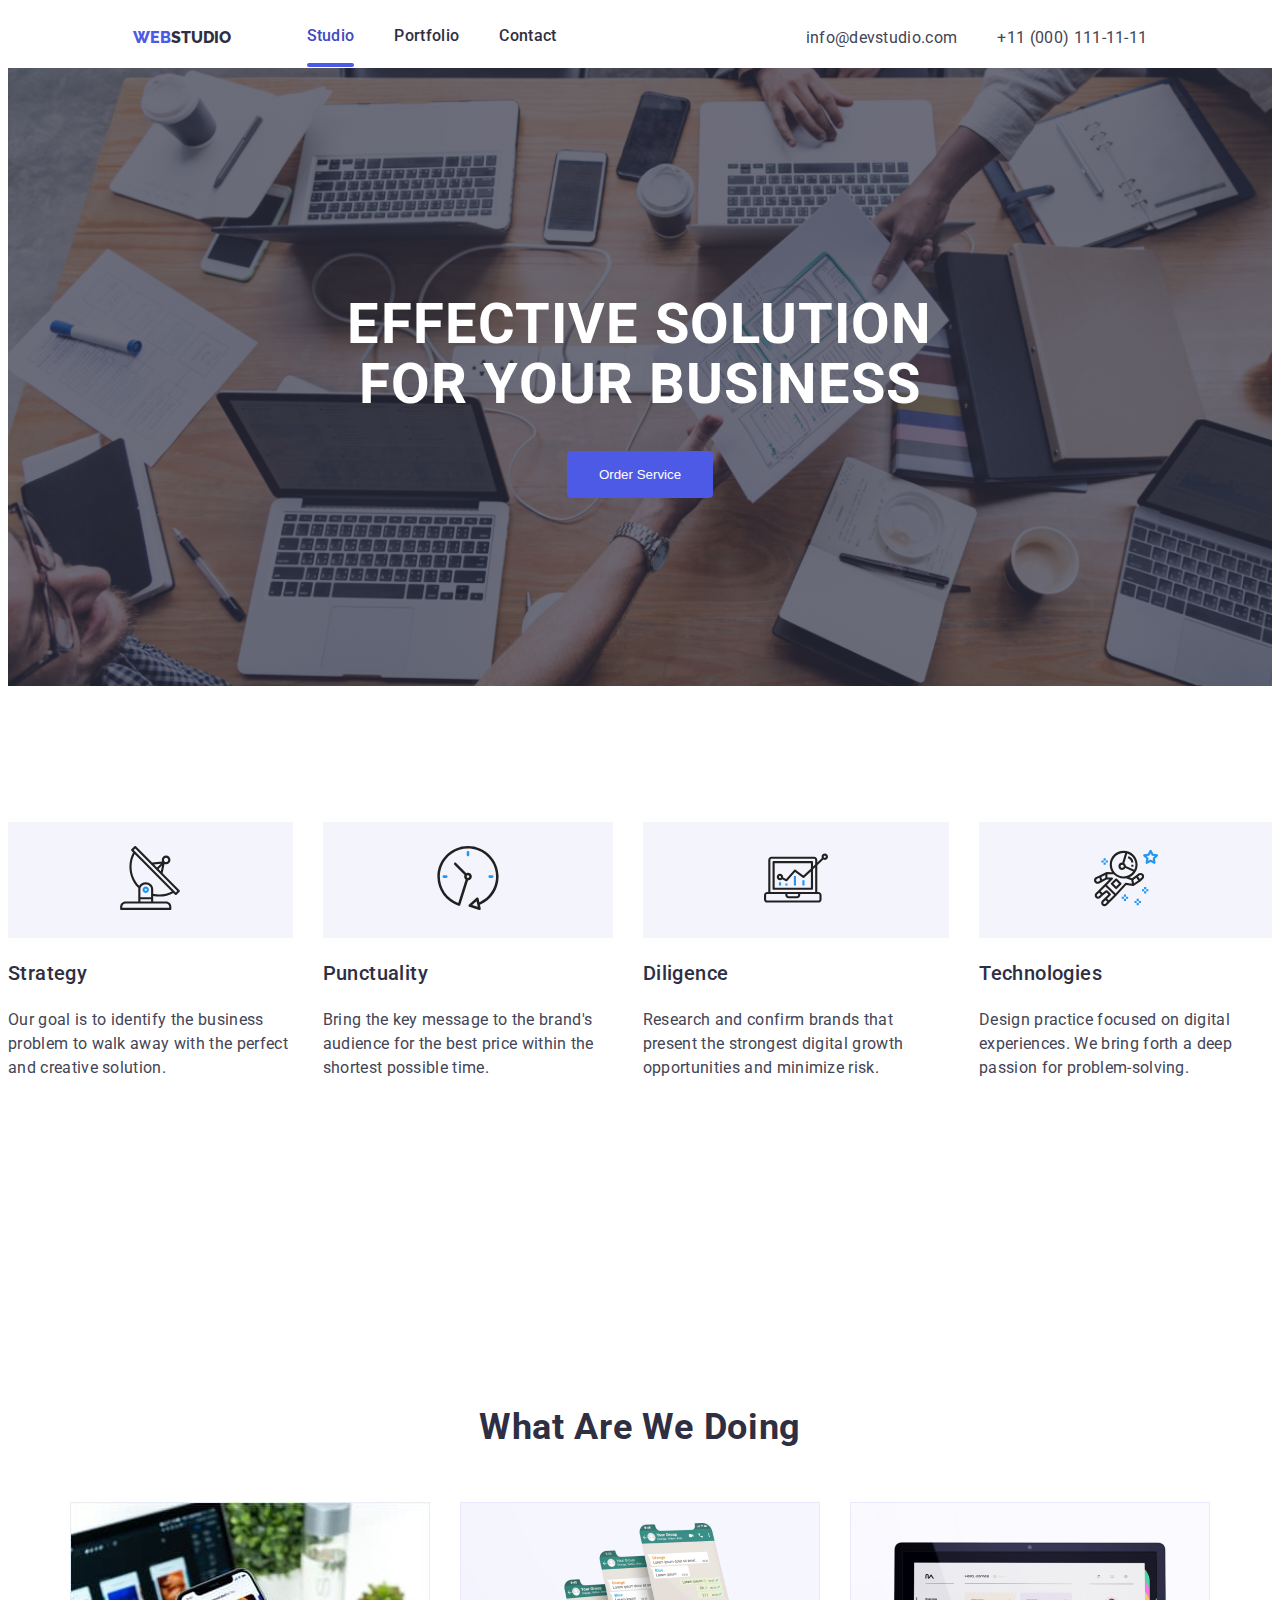
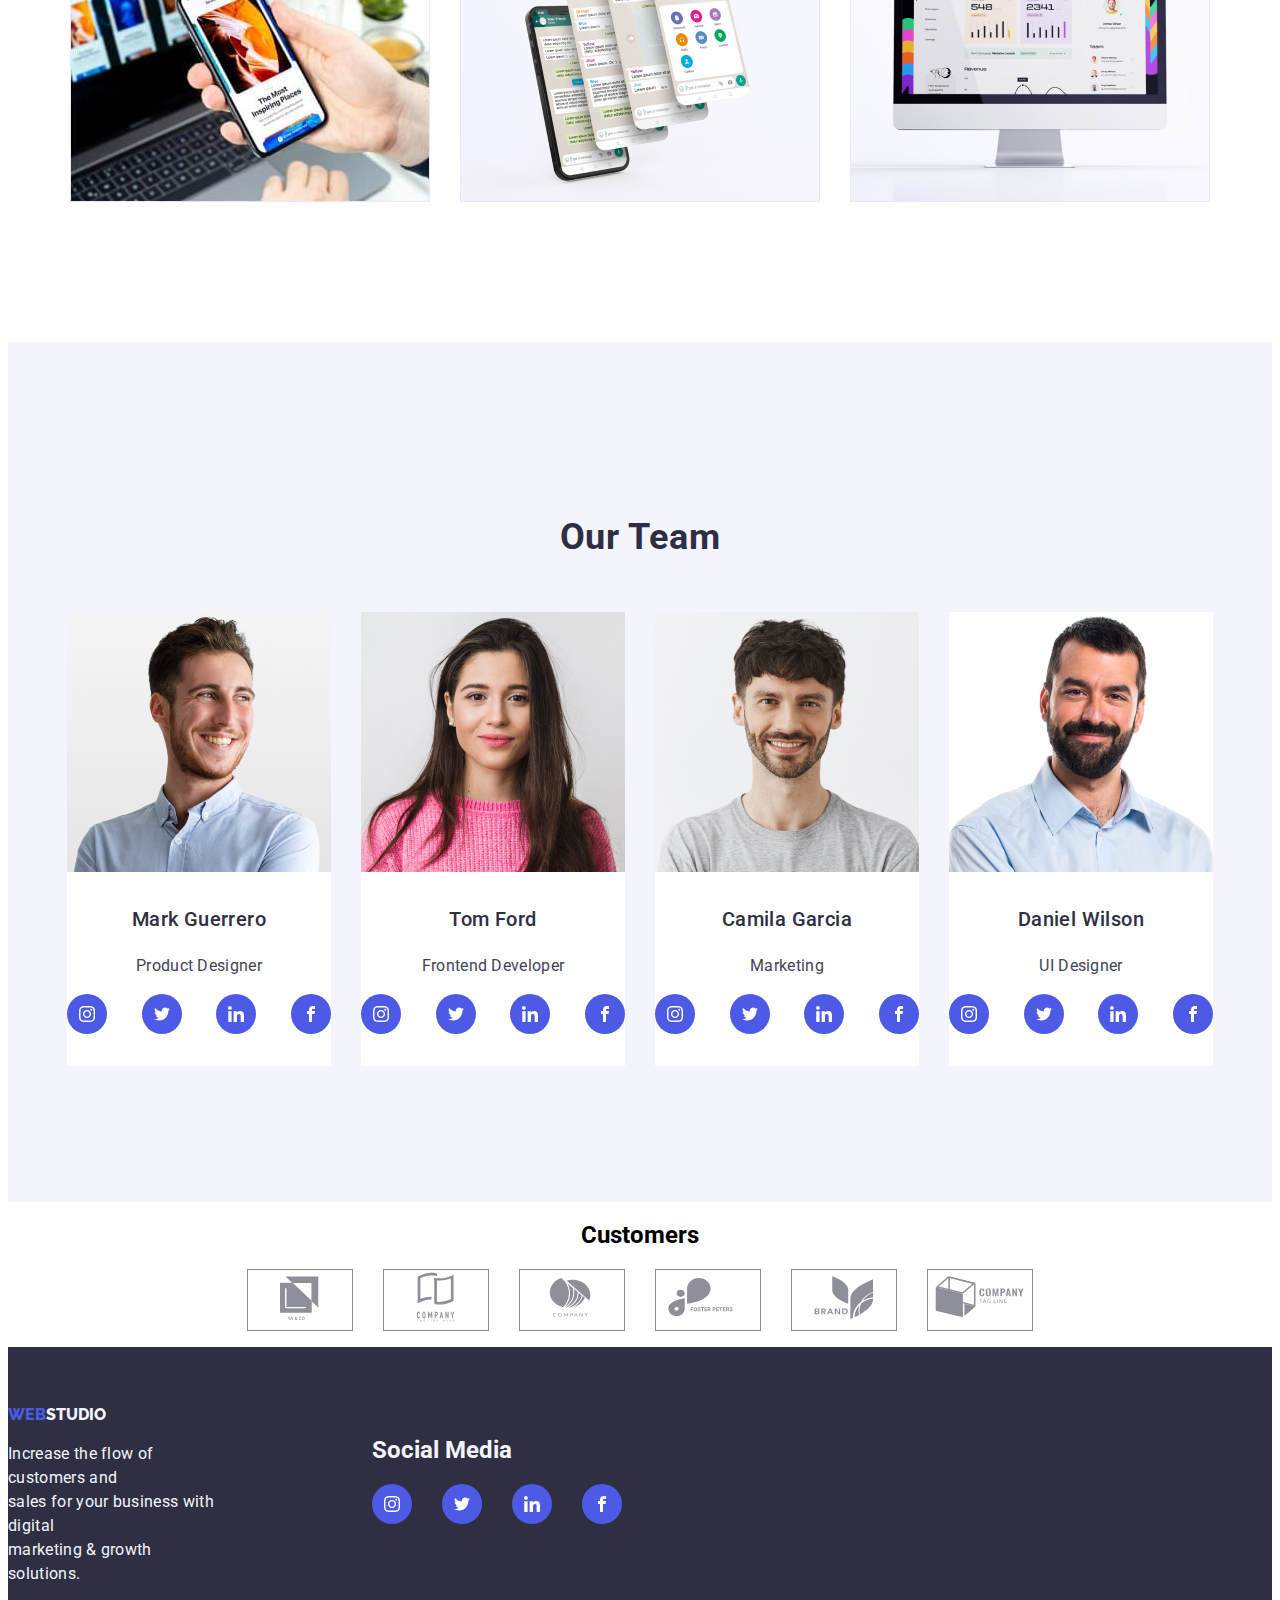
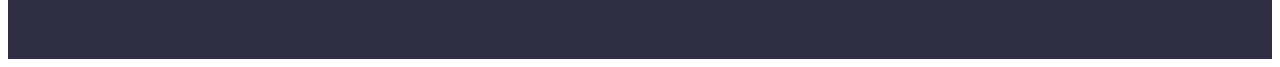
<file: index.html>
<!DOCTYPE html>
<html lang="en">
    <head>
        <meta charset="UTF-8" />
        <meta name="viewport" content="width=device-width, initial-scale=1.0" />
        <title>Homework 5</title>
        <link rel="stylesheet" href="https://fonts.googleapis.com/css2?family=Raleway:wght@800&family=Roboto:wght@400;500;700;900&display=swap" />
        <link rel="stylesheet" href="css/styles.css">
    </head>
    <body>
        <header class="d-flex header">
            <div class="d-flex">
                <a href="" class="logo link"> <span class="logo-web">Web</span><span class="logo-studio-nav">studio</span> </a>
                <nav>
                    <ul class="list">
                        <li>
                            <a href="index.html" class="link nav-link active">Studio</a>
                        </li>
                        <li>
                            <a href="portfolio.html" class="link nav-link">Portfolio</a>
                        </li>
                        <li>
                            <a href="" class="link nav-link">Contact</a>
                        </li>
                    </ul>
                </nav>
            </div>
            <ul class="list">
                <li>
                    <a href="" class="link contacts">info@devstudio.com </a>
                </li>
                <li>
                    <a href="" class="link contacts">+11 (000) 111-11-11 </a>
                </li>
            </ul>
        </header>

        <main>
            <section class="hero">
                <h1 class="hero-text">
                    Effective Solution<br />
                    for Your Business
                </h1>
                <button type="button" class="hero-btn" data-modal-open>Order Service</button>
                <div class="backdrop is-hidden" data-modal>
                    <div class="modal">
                        <button class="modal-close-btn" data-modal-close>
                            <svg width="18" height="18">
                                <use href="./images/icons.svg#close"></use>
                            </svg>
                        </button>
                    </div>
                </div>
            </section>

            <section class="about section">
               
                    <ul class="list">
                        <li>
                            <div class="about-icon">
                                <svg width="64" height="64">
                                    <use href="./images/icons.svg#antenna-1"></use>
                                </svg>
                            </div>
                            <h3>Strategy</h3>
                            <p class="p-dark">Our goal is to identify the business problem to walk away with the perfect and creative solution.</p>
                        </li>
                        <li>
                            <div class="about-icon">
                                <svg width="64" height="64">
                                    <use href="./images/icons.svg#clock-1"></use>
                                </svg>
                            </div>
                            <h3>Punctuality</h3>
                            <p class="p-dark">Bring the key message to the brand's audience for the best price within the shortest possible time.</p>
                        </li>
                        <li>
                            <div class="about-icon">
                                <svg width="64" height="64">
                                    <use href="./images/icons.svg#diagram-1"></use>
                                </svg>
                            </div>
                            <h3>Diligence</h3>
                            <p class="p-dark">Research and confirm brands that present the strongest digital growth opportunities and minimize risk.</p>
                        </li>
                        <li>
                            <div class="about-icon">
                                <svg width="64" height="64">
                                    <use href="./images/icons.svg#astronaut-1"></use>
                                </svg>
                            </div>
                            <h3>Technologies</h3>
                            <p class="p-dark">Design practice focused on digital experiences. We bring forth a deep passion for problem-solving.</p>
                        </li>
                    </ul>
               
            </section>
            <section class="section what-we-do">
                <h2 class="section-title">what are we doing</h2>
                <ul class="list">
                    <li>
                        <img src="images/Rectangle 71.jpg" alt="Computer" />
                    </li>
                    <li>
                        <img src="images/Rectangle 71 (1).jpg" alt="WhatsApp" />
                    </li>
                    <li>
                        <img src="images/Rectangle 71 (2).jpg" alt="Phone " />
                    </li>
                </ul>
            </section>

            <section class="team section">
                <h2 class="section-title">Our Team</h2>
                <ul class="list">
                    <li>
                        <img src="images/img (1).jpg" alt="Guerrero" />
                        <div class="team-caption">
                            <h3 class="team-name">Mark Guerrero</h3>
                            <p class="p-dark">Product Designer</p>
                            <div class="team-social">
                              <a class="team-social-icon">
                                <svg width="16" height="16">
                                   <use href="./images/icons.svg#instagram-2"></use>
                                </svg>
                              </a>
                              <a class="team-social-icon">
                                <svg width="16" height="16">
                                   <use href="./images/icons.svg#twitter-1"></use>
                                </svg>
                              </a>
                              <a class="team-social-icon">
                                <svg width="16" height="16">
                                   <use href="./images/icons.svg#linkedin-1"></use>
                                </svg>
                              </a>
                              <a class="team-social-icon">
                                <svg width="16" height="16">
                                   <use href="./images/icons.svg#facebook"></use>
                                </svg>
                              </a>
                            </div>
                        </div> 
                    </li>
                    <li>
                        <img src="images/img (2).jpg" alt="Tom Ford" />
                        <div class="team-caption">
                            <h3 class="team-name">Tom Ford</h3>
                            <p class="p-dark">Frontend Developer</p>
                            <div class="team-social">
                                <a class="team-social-icon">
                                  <svg width="16" height="16">
                                     <use href="./images/icons.svg#instagram-2"></use>
                                  </svg>
                                </a>
                                <a class="team-social-icon">
                                  <svg width="16" height="16">
                                     <use href="./images/icons.svg#twitter-1"></use>
                                  </svg>
                                </a>
                                <a class="team-social-icon">
                                  <svg width="16" height="16">
                                     <use href="./images/icons.svg#linkedin-1"></use>
                                  </svg>
                                </a>
                                <a class="team-social-icon">
                                  <svg width="16" height="16">
                                     <use href="./images/icons.svg#facebook"></use>
                                  </svg>
                                </a>
                              </div>
                        </div>
                        
                    </li>
                    <li>
                        <img src="images/img (3).jpg" alt="Camila Garcia" />
                        <div class="team-caption">
                            <h3 class="team-name">Camila Garcia</h3>
                            <p class="p-dark">Marketing</p>
                            <div class="team-social">
                                <a class="team-social-icon">
                                  <svg width="16" height="16">
                                     <use href="./images/icons.svg#instagram-2"></use>
                                  </svg>
                                </a>
                                <a class="team-social-icon">
                                  <svg width="16" height="16">
                                     <use href="./images/icons.svg#twitter-1"></use>
                                  </svg>
                                </a>
                                <a class="team-social-icon">
                                  <svg width="16" height="16">
                                     <use href="./images/icons.svg#linkedin-1"></use>
                                  </svg>
                                </a>
                                <a class="team-social-icon">
                                  <svg width="16" height="16">
                                     <use href="./images/icons.svg#facebook"></use>
                                  </svg>
                                </a>
                              </div>
                        </div>
                       
                    </li>
                    <li>
                        <img src="images/img.jpg" alt="Daniel Wilson" />
                        <div class="team-caption">
                            <h3 class="team-name">Daniel Wilson</h3>
                            <p class="p-dark">UI Designer</p>
                            <div class="team-social">
                                <a class="team-social-icon">
                                  <svg width="16" height="16">
                                     <use href="./images/icons.svg#instagram-2"></use>
                                  </svg>
                                </a>
                                <a class="team-social-icon">
                                  <svg width="16" height="16">
                                     <use href="./images/icons.svg#twitter-1"></use>
                                  </svg>
                                </a>
                                <a class="team-social-icon">
                                  <svg width="16" height="16">
                                     <use href="./images/icons.svg#linkedin-1"></use>
                                  </svg>
                                </a>
                                <a class="team-social-icon">
                                  <svg width="16" height="16">
                                     <use href="./images/icons.svg#facebook"></use>
                                  </svg>
                                </a>
                              </div>
                        </div>
                       
                    </li>
                </ul>
            </section>

             <section class="customers">
                <h2 class="section-tittle">Customers</h2>
                <ul class="list">
                    <li class="customer-icon">
                        <a href="#"></a>
                        <svg width="104" height="56">
                            <use href="./images/icons.svg#Logo-6"></use>
                        </svg>
                    </li>
                    <li class="customer-icon">
                        <a href="#"></a>
                        <svg width="104" height="56">
                            <use href="./images/icons.svg#Logo-4"></use>
                        </svg>
                    </li>
                    <li class="customer-icon">
                        <a href="#"></a>
                        <svg  width="104" height="56">
                            <use href="./images/icons.svg#Logo-5"></use>
                        </svg>
                    </li>
                    <li class="customer-icon">
                        <a href="#"></a>
                        <svg  width="104" height="56">
                            <use href="./images/icons.svg#Logo-2"></use>
                        </svg>
                    </li>
                    <li class="customer-icon">
                        <a href="#"></a>
                        <svg  width="104" height="56">
                            <use href="./images/icons.svg#Logo"></use>
                        </svg>
                    </li>
                    <li class="customer-icon">
                        <a href="#"></a>
                        <svg width="104" height="56" >
                            <use href="./images/icons.svg#Logo-1"></use>
                        </svg>
                    </li>
                </ul>

             </section>

        </main>

        <footer class="bg-dark">
        <div class="footer-section">
            <div class="footer-studio">
                <a href="#" class="logo link"> <span class="logo-web">Web</span><span class="logo-studio-footer">studio</span> </a>
                <p class="footer-text">
                    Increase the flow of customers and <br />
                    sales for your business with digital<br />
                    marketing & growth solutions.
                </p>
            </div>
            

                <div class="footer-icon">
                    <h2>Social Media</h2>
                    <ul class="list">
                        <a class="social-media">
                        <svg width="16" height="16">
                            <use href="./images/icons.svg#instagram-2"></use>
                        </svg>
                        </a>
                        <a class="social-media">
                        <svg width="16" height="16">
                            <use href="./images/icons.svg#twitter-1"></use>
                        </svg>
                        </a>
                        <a class="social-media">
                        <svg width="16" height="16">
                            <use href="./images/icons.svg#linkedin-1"></use>
                        </svg>
                        </a>
                        <a class="social-media">
                        <svg width="16" height="16">
                            <use href="./images/icons.svg#facebook"></use>
                        </svg>
                        </a>
                    </ul>   
                </div>
                    
        </div>    
        </footer>
        <script src="./js/modal.js" type="text/javascript"></script>
    </body>
</html>
</file>
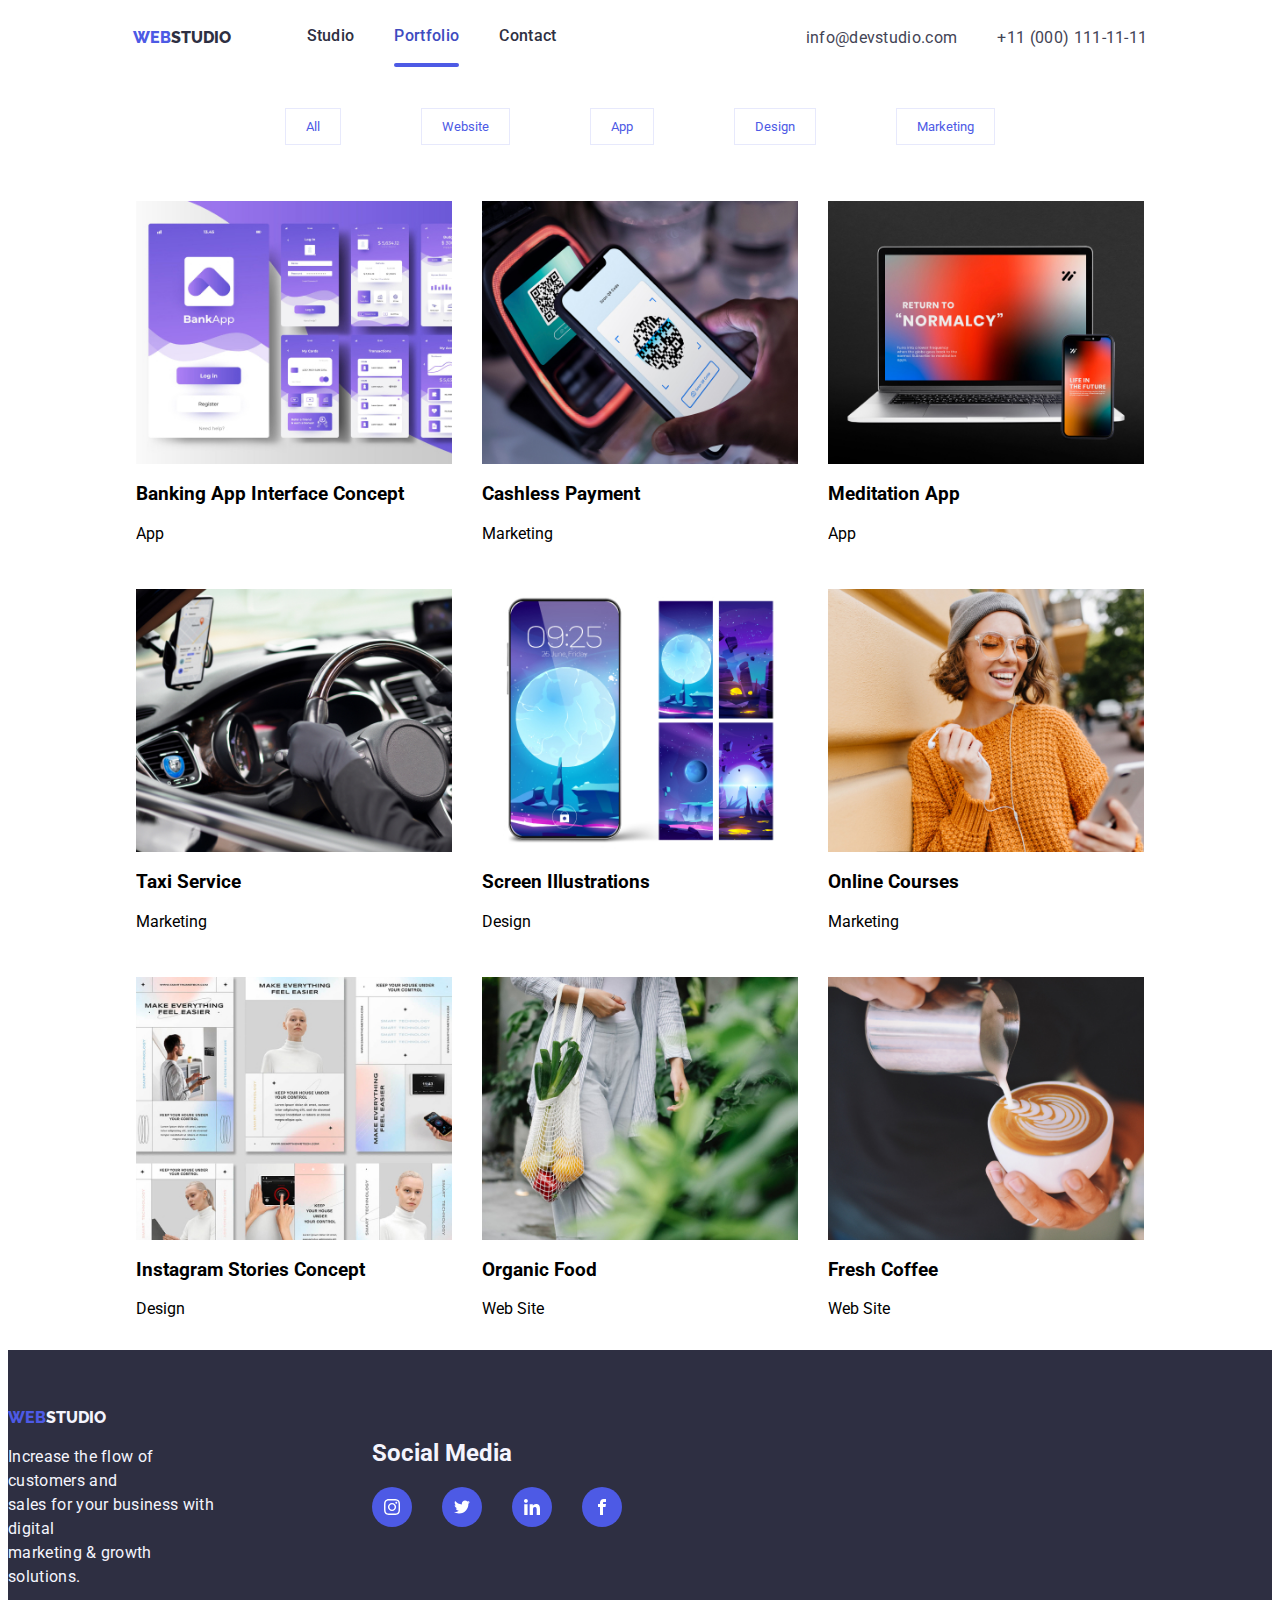
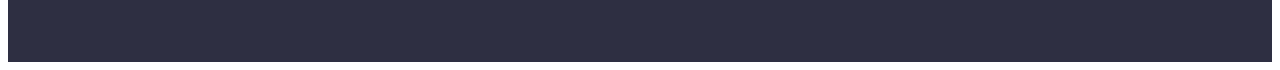
<file: portfolio.html>
<!DOCTYPE html>
<html lang="en">
    <head>
        <meta charset="UTF-8" />
        <meta name="viewport" content="width=device-width, initial-scale=1.0" />
        <title>Homework 3</title>
        <link rel="stylesheet" href="https://fonts.googleapis.com/css2?family=Raleway:wght@800&family=Roboto:wght@400;500;700;900&display=swap" />
        <link rel="stylesheet" href="css/styles.css">
    </head>
    <body>
        <header class="d-flex header">
            <div class="d-flex">
                <a href="" class="logo link"> <span class="logo-web">Web</span><span class="logo-studio-nav">studio</span> </a>
                <nav>
                    <ul class="list">
                        <li>
                            <a href="index.html" class="link nav-link">Studio</a>
                        </li>
                        <li>
                            <a href="portfolio.html" class="link nav-link active">Portfolio</a>
                        </li>
                        <li>
                            <a href="" class="link nav-link">Contact</a>
                        </li>
                    </ul>
                </nav>
            </div>
            <ul class="list">
                <li>
                    <a href="" class="link contacts">info@devstudio.com </a>
                </li>
                <li>
                    <a href="" class="link contacts">+11 (000) 111-11-11 </a>
                </li>
            </ul>
        </header>

          <main>
            <section class="projects">
               <div class="projects-button">
                <button>All</button>
                <button>Website</button>
                <button>App</button>
                <button>Design</button>
                <button>Marketing</button>
               </div>

               
                   <ul class="list">
                        <li class="project">
                            <div class="project-image">
                                <img src="./images/img (4).jpg" alt="">
                                <div class="project-image-caption">
                                    <p>Lorem ipsum dolor sit amet, consectetur adipisicing elit. Eos distinctio nisi fugiat. 
                                        Facilis delectus totam aspernatur enim rerum blanditiis incidunt voluptatibus magni sequi eligendi,
                                         suscipit voluptates debitis reiciendis neque aliquam?
                                    </p>
                                </div>
                            </div>
                            <div class="project-caption">
                                <h3>Banking App Interface Concept</h3>
                                <p>App</p>
                            </div>
                        </li>
                        <li class="project">
                            <div class="project-image">
                                <img src="./images/img (5).jpg" alt="">
                                <div class="project-image-caption">
                                    <p>Lorem, ipsum dolor sit amet consectetur adipisicing elit. Facere veritatis earum molestias, 
                                        perspiciatis minus sapiente nesciunt accusamus. 
                                        Ducimus expedita ipsa quia minus. Et, suscipit a dolorem neque cum velit consectetur.
                                    </p>
                                </div>
                            </div>
                            <div class="project-caption">
                                <h3>Cashless Payment</h3>
                                <p>Marketing</p>
                            </div>
                        </li>
                        <li class="project">
                            <div class="project-image">
                                <img src="./images/img (6).jpg" alt="">
                                <div class="project-image-caption">
                                    <p>Lorem ipsum dolor sit amet consectetur adipisicing elit. Aperiam molestias esse, 
                                        illum nesciunt velit culpa nihil? Neque consectetur esse similique porro placeat dolorem,
                                         quasi deserunt id, quos aliquam facere. Voluptatum?
                                    </p>
                                </div>
                            </div>                       
                            <div class="project-caption">
                                <h3>Meditation App</h3>
                                <p>App</p>
                            </div>
                        </li>
                        <li class="project">
                            <div class="project-image">
                                <img src="./images/img (7).jpg" alt="">
                                <div class="project-image-caption">
                                    <p>Lorem ipsum dolor sit, amet consectetur adipisicing elit. 
                                        Nemo labore a et numquam nobis neque non ipsa! Reprehenderit maxime doloribus nostrum. 
                                        Repellendus nulla obcaecati officia ullam et perferendis cum blanditiis.
                                 </p>
                                </div>
                            </div>
                            <div class="project-caption">
                                <h3>Taxi Service</h3>
                                <p>Marketing</p>
                            </div>
                        </li>
                        <li class="project">
                            <div class="project-image">
                                <img src="./images/img (10).jpg" alt="">
                                <div class="project-image-caption">
                                    <p>Lorem ipsum dolor sit amet consectetur adipisicing elit. Alias praesentium aliquam reprehenderit? Atque, modi. 
                                        Ducimus, ea. Harum nobis veniam ullam quisquam beatae sint. 
                                        Non atque similique saepe reiciendis reprehenderit amet?
                                    </p>
                                </div>
                            </div>                           
                            <div class="project-caption">
                                <h3>Screen Illustrations</h3>
                                <p>Design</p>
                            </div>
                        </li>
                        <li class="project">
                            <div class="project-image">
                                <img src="./images/img (11).jpg" alt="">
                                <div class="project-image-caption">
                                    <p>Lorem ipsum dolor sit amet consectetur, adipisicing elit.
                                         Quos labore, excepturi accusamus itaque commodi, beatae, similique soluta optio molestiae numquam deserunt.
                                         Quia obcaecati itaque delectus eligendi dolor odio, error exercitationem!
                                    </p>
                                </div>
                            </div>                         
                            <div class="project-caption">
                                <h3>Online Courses</h3>
                                <p>Marketing</p>
                            </div>
                        </li>
                        <li class="project">
                            <div class="project-image">
                                <img src="./images/img (12).jpg" alt="">
                                <div class="project-image-caption">
                                    <p>Lorem ipsum dolor sit amet consectetur adipisicing elit. Ea esse sapiente a aliquid repellendus eius est quas soluta, 
                                        non atque incidunt deserunt dignissimos, iusto asperiores nesciunt velit.
                                         Animi, adipisci a.
                                    </p>
                                </div>
                            </div>                          
                            <div class="project-caption">
                                <h3>Instagram Stories Concept</h3>
                                <p>Design</p>
                            </div>
                        </li>
                        <li class="project">
                            <div class="project-image">
                                <img src="./images/img (13).jpg" alt="">
                                <div class="project-image-caption">
                                    <p>Lorem ipsum dolor sit amet consectetur adipisicing elit. Inventore dolore et excepturi consequuntur, 
                                        libero enim ullam dicta in maiores corrupti perferendis error officia nam laborum vitae aliquam.
                                         Error, assumenda amet.
                                    </p>
                                </div>
                            </div>                           
                            <div class="project-caption">
                                <h3>Organic Food</h3>
                                <p>Web Site</p>
                            </div>
                        </li>
                        <li class="project">
                            <div class="project-image">
                                <img src="./images/img (14).jpg" alt="">
                                <div class="project-image-caption">
                                    <p>Lorem ipsum dolor sit amet consectetur adipisicing elit. Praesentium corrupti reprehenderit harum cupiditate quos nemo, 
                                        odio repellat nobis accusantium mollitia eius 
                                        quas doloribus magni ex, minus error fugiat in iusto.
                                   </p>
                                </div>
                            </div>
                            
                            <div class="project-caption">
                                <h3>Fresh Coffee</h3>
                                <p>Web Site</p>
                            </div>
                        </li>
                   </ul>
            </section>
          </main>

          <footer class="bg-dark">
            <div class="footer-section">
                <div class="footer-studio">
                    <a href="#" class="logo link"> <span class="logo-web">Web</span><span class="logo-studio-footer">studio</span> </a>
                    <p class="footer-text">
                        Increase the flow of customers and <br />
                        sales for your business with digital<br />
                        marketing & growth solutions.
                    </p>
                </div>
                
    
                    <div class="footer-icon">
                        <h2>Social Media</h2>
                        <ul class="list">
                            <a class="social-media">
                            <svg width="16" height="16">
                                <use href="./images/icons.svg#instagram-2"></use>
                            </svg>
                            </a>
                            <a class="social-media">
                            <svg width="16" height="16">
                                <use href="./images/icons.svg#twitter-1"></use>
                            </svg>
                            </a>
                            <a class="social-media">
                            <svg width="16" height="16">
                                <use href="./images/icons.svg#linkedin-1"></use>
                            </svg>
                            </a>
                            <a class="social-media">
                            <svg width="16" height="16">
                                <use href="./images/icons.svg#facebook"></use>
                            </svg>
                            </a>
                        </ul>   
                    </div>
                        
            </div>    
            </footer>
  </body>
</html>
</file>
<file: css/styles.css>
:root {
  --iris: #4d5ae5;
  --navyblue: #2e2f42;
  --ocean: #404bbf;
  --white: #fff;
  --slate: #434455;
  --cornflower: #e7e9fc;
  --cloud: #f4f4fd;
}

body {
  font-family: "Roboto", sans-serif;
}

/*GENERAL STYLING*/
.list {
  list-style: none;
  padding-left: 0;
  display: flex;
  justify-content: center;
  gap: 30px;
}

.bg-dark {
  background-color: var(--navyblue);
}

.logo {
  text-transform: uppercase;
  font-family: "Raleway";
  font-weight: 800;
  line-height: 1.3;
}

.logo:hover .logo-web {
  color: var(--NAVY-BLUE);
}

.logo .logo-web:hover {
  color: var(--iris);
}

.logo-web {
  color: var(--iris);
}

.link {
  text-decoration: none;
}

.section-title {
  color: var(--NAVY-BLUE, #2e2f42);
  text-align: center;
  font-size: 36px;
  font-weight: 700;
  line-height: 2.5; /* 111.111% */
  letter-spacing: 0.72px;
  text-transform: capitalize;
}

.p-dark {
  color: var(--SLATE, #434455);
  line-height: 1.5; /* 150% */
  letter-spacing: 0.32px;
}

.about h3,
.team h3 {
  color: var(--NAVY-BLUE, #2e2f42);
  font-size: 20px;
  font-weight: 500;
  line-height: 1.5; /* 120% */
  letter-spacing: 0.4px;
}

.container {
  width: 1440px;
}

.d-flex {
  display: flex;
}

.section {
  padding-top: 120px;
  padding-bottom: 120px;
}

.what-we-do ul,
.about ul,
.team ul {
  justify-content: center;
}
/*END OF GENERAL STYLING*/

/* ABOUT STYLING */
.about-icon {
  padding: 24px 0;
  text-align: center;
  background-color: var(--cloud);
}


/*HEADER STYLING*/
.header {
  justify-content: space-around;
  align-items: center;
}

.header .d-flex {
  align-items: center;
}

.header .list {
  gap: 40px;
}

.logo {
  margin-right: 76px;
}

.logo-studio-nav {
  color: var(--navyblue);
}

.nav-link {
  font-weight: 500;
  line-height: 1.5; /* 150% */
  letter-spacing: 0.32px;
  color: var(--navyblue);
}

.nav-link:hover,
.nav-link:focus {
  color: var(--ocean);
}

.active {
  color: var(--ocean);
}

.active::after {
content:" " ;
display: block;
height: 4px;
width: 100%;
border-radius: 2px;
background-color: var(--iris);
position: relative;
top: 15px;
}

.contacts {
  line-height: 1.5;
  color: var(--slate);
  letter-spacing: 0.32px;
}

.projects-button {
display: flex;
justify-content: center;
align-items: center;

}

.projects-button button {
  color:var(--iris);
  background-color: transparent; 
  border: 1px solid iris;
  padding: 10px 20px; 
  margin: 40px; 
  cursor: pointer;
  transition: color 0.3s, background-color 0.3s;
  font-family: roboto;
  border: 1px solid var(--CORNFLOWER, #E7E9FC); ;
}

.projects-button button:hover {
  color: white;
  background-color: var(--iris); 
  border-radius: 4px;
  border: 1px solid var(--CORNFLOWER, #E7E9FC);

}


/*END OF HEADER STYLING*/

/* HERO SECTION STYLING */

.hero {
  background: linear-gradient(rgba(46, 47, 66, 0.7), rgba(46, 47, 66, 0.7)), 
  url("../images/people-office\ 1.jpg");
  background-size: cover;
  background-repeat: no-repeat;
  padding-top: 188px;
  padding-bottom: 188px;
  text-align: center;
}

.hero-text {
  color: var(--white);
  text-align: center;
  font-size: 56px;
  font-weight: 700;
  line-height: 60px; /* 107.143% */
  letter-spacing: 1.12px;
  text-transform: uppercase;
}

.hero-btn {
  background-color: var(--iris);
  border: none;
  border-radius: 4px;
  color: var(--white);
  padding: 16px 32px;
}

.hero-btn:hover {
  cursor: pointer;
  background-color: var(--ocean);
}

.backdrop {
  width: 100%;
  height: 100%;
  background-color: rgb(0, 0, 0, 0.4);
  position: fixed;
  top: 0;
  display: flex;
  justify-content: center;
  align-items: center;
  transition: opacity 250ms cubic-bezier(0.4, 0, 0.2, 1);
}

.modal {
  width: 408px;
  height: 584px;
  background-color: white;
  border-radius: 4px;
  padding: 24px;
}

.is-hidden {
  pointer-events: none;
  opacity: 0;
}

.modal-close-btn {
  border-radius: 100%;
  border: 1px solid rgba (0, 0, 0, 0.1);
  background-color: white;
  width: 30px;
  height: 30px;
  color: var(--ocean);
  margin-left: auto;
  display: block;
  transition: fill 250ms cubic-bezier(0.4, 0, 0.2, 1);
  cursor: pointer;
  display: flex;
  align-items: center;
  justify-content:center ;
}

.modal-close-btn:hover {
  fill: currentColor;
  border: 1px solid currentColor;
}

/* END OF HERO SECTION STYLING */

/* TEAM SECTION STYLING */
.team {
  background-color: var(--cloud);
}

.team-name {
  color: var(--NAVY-BLUE, #2e2f42);
  font-size: 20px;
  font-weight: 500;
  line-height: 1.5; /* 120% */
  letter-spacing: 0.4px;
  margin-top: 0;
}

.team ul li {
  text-align:center ;
}

.team img {
  display: block;
}

.team-caption {
  padding: 32px 0px;
  background-color: white;
}

.team-social {
  display: flex;
  justify-content: space-between;
}

.team-social-icon{
background-color: var(--iris);
border-radius: 50%;
height: 40px;
width: 40px;
display: flex;
align-items: center;
justify-content: center;
fill: white;
}

/* CUSTOMER STYLING */
.customers {
  text-align: center;
}

.customer-icon {
  border: 1px solid #8E8F99;
  fill: #8E8F99;
  padding: 169x 32px;
}

.customer-icon:hover,:focus {
  border-color: var(--iris);
  fill: var(--iris);
}

/* PORTFOLIO STYLING */
.projects ul {
  width: 100%;
  flex-wrap: wrap;
}

.projects li {
  width:25%;
}

.projects li img {
  width: 100%;
  display: block;
}

.project:hover .project-image-caption {
  opacity: 1;
 transform: translateY(0);
  
}

.project-image {
  position: relative;
  overflow: hidden;
}

.project {
  overflow: hidden;
}
  

.project-image-caption {
  position: absolute;
  background-color: rgba(77, 90, 229, 0.8);
  color: white;
  width: 100% ;
  height: 100% ;
  top: 0;
  left: 0;
  opacity: 0;
  transform: translateY(100%);
  transition: transform 0.25s cubic-bezier(0.4, 0, 0.2, 1);


}

.project-image-caption p {
  padding: 40px 32px;
}

/*FOOTER STYLING*/
.footer-section {
  display: flex;
  align-items: center;
  justify-content: center;
  gap: 150px ;
  height:312px ;
  margin-right: 650px;
 
}

.logo-studio-footer {
  color: var(--cloud);
}

.footer-text {
  color: var(--cloud);
  line-height: 1.5; /* 150% */
  /* 
      line-height: 1;
      1 = 16px 
      1.5 = 24px
  */
  letter-spacing: 0.32px;
}

.footer-studio {
  display: inline-block;
  justify-content: center;
  
}

.footer-icon {
  display: inline-block;
  justify-content: center;
  padding-bottom: 50px;
}

.footer-icon h2 {
  color: var(--cloud);
}

.social-media {
  background-color: var(--iris);
  border-radius: 50%;
  height: 40px;
  width: 40px;
  display: flex;
  align-items: center;
  justify-content: center;
  fill: white;
  
  
}

/*END OF FOOTER STYLING*/
</file>
